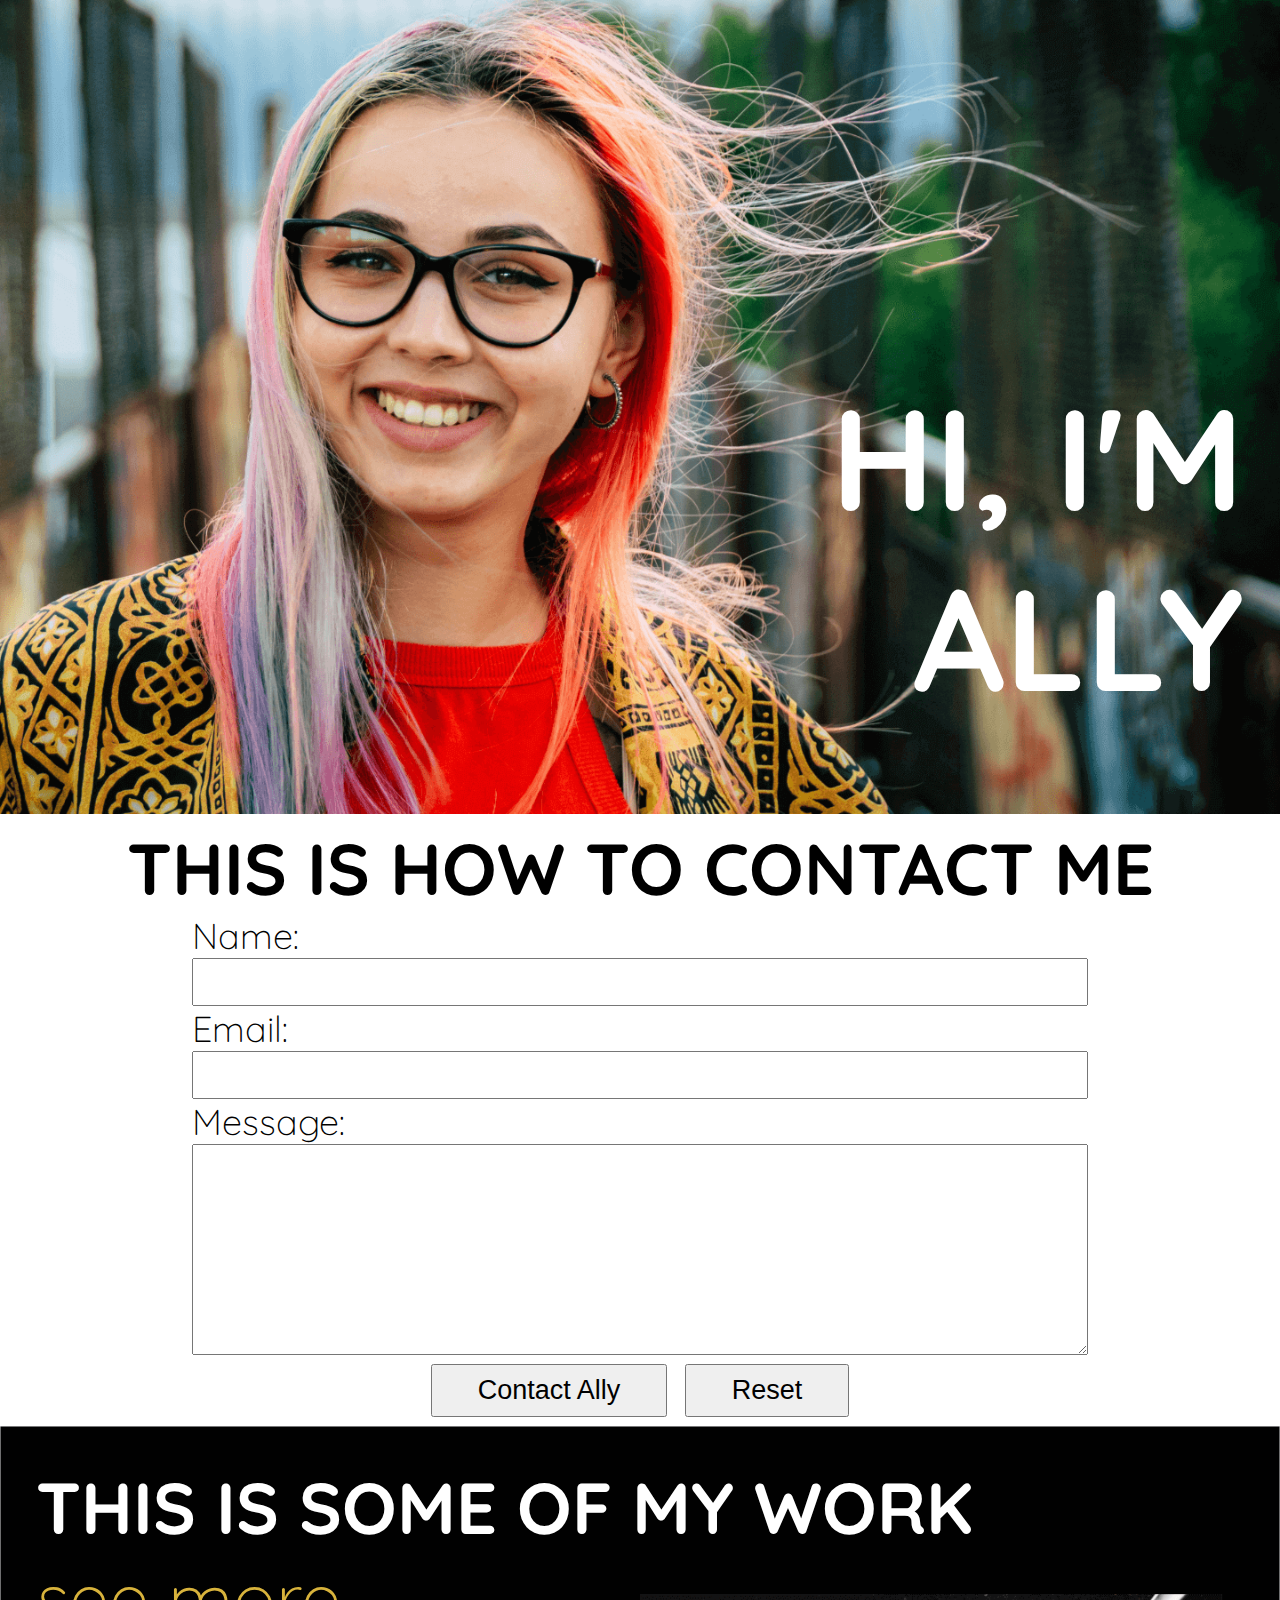
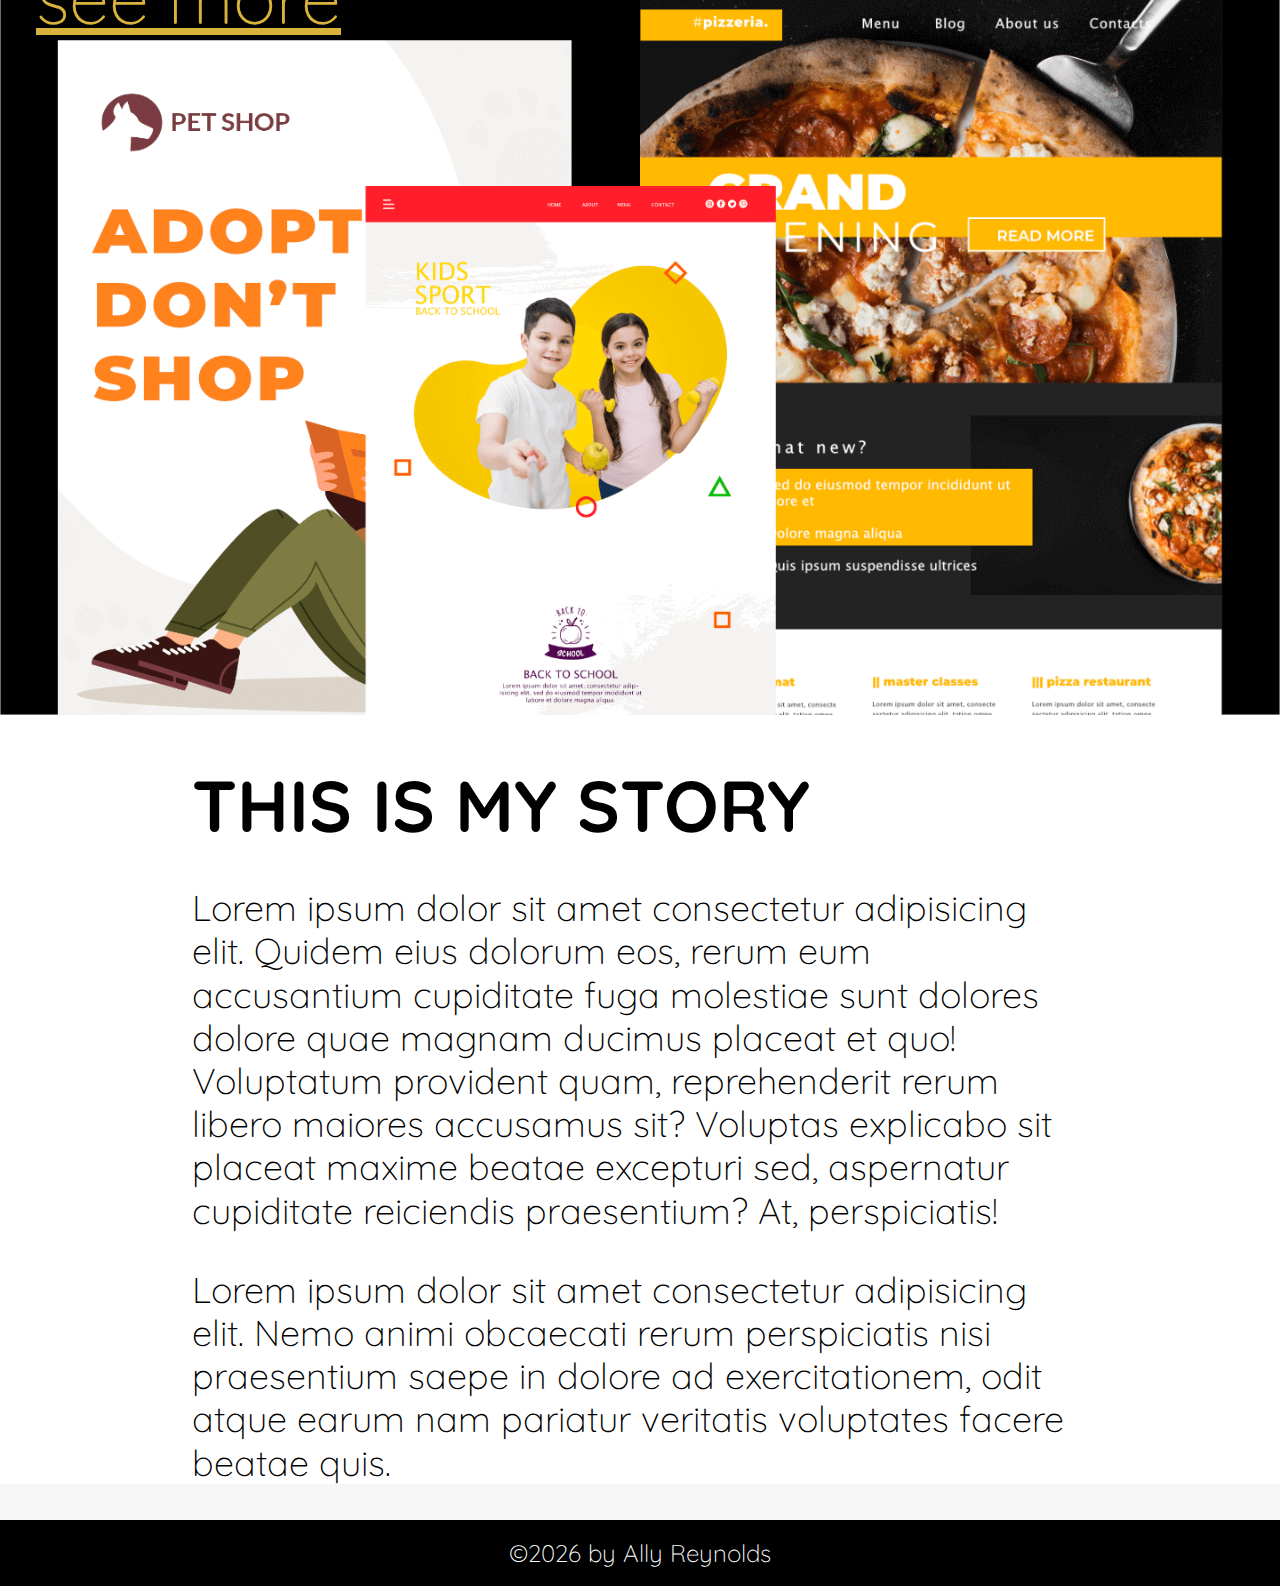
<file: index.html>
<!DOCTYPE html>
<html lang="en">

<head>
   <meta charset="UTF-8">
   <meta name="viewport" content="width=device-width, initial-scale=1.0">

   <title>Ally's Portfolio</title>
   <meta name="description" content="The portfolio page for Ally Reynolds, including samples and contact information.">
   <meta property="og:title" content="Ally Reynolds' Portfolio">
   <meta property="og:description"
      content="The portfolio page for Ally Reynolds, including samples and contact information.">

   <meta property="og:url" content="https://sampleportfolio.azurewebsites.net">
   <link rel="canonical" href="https://sampleportfolio.azurewebsites.net">

   <meta property="og:image" content="https://sampleportfolio.azurewebsites.net/img/ally.png">
   <meta property="og:image:alt" content="A amilling Ally Reynolds.">

   <meta property="og:local" content="en-US">
   <meta property="og:type" content="website">
   <meta property="twitter:card" content="summary_large_image">

   <link rel="shortcut icon" href="favicon.ico">
   <link rel="favicon" href="favicon.ico">
   <link rel="stylesheet" href="css/site.css">
</head>

<body>
   <main>
      <div class="hero">
         <h1>Hi, I'm <br> Ally</h1>
         <img src="img/Ally2.png" alt="A picture of me smiling.">
      </div>
      <div id="contact-me">
         <h2>This is how to contact me</h2>
         <form id="contact-form" action="" method="POST">
            <label for="name">Name: </label>
            <input type="text" name="name" id="name" required>
            <label for="email">Email: </label>
            <input type="email" name="email" id="email" required>
            <label for="message">Message: </label>
            <textarea name="message" id="message" rows="5" required></textarea>
            <div>
               <button type="submit">Contact Ally</button>
               <button type="reset">Reset</button>
            </div>
         </form>
      </div>
      <div id="portfolio-section">
         <div>
            <h2>This is some of my work</h2>
            <a href="portfolio.html">see more</a>
         </div>
         <img src="img/LandingPageCollage.png" alt="My portfolio collage, including images
         of my adoption campaign, restaurant site, and kids sports site">
      </div>
      <div id="my-story">
         <h2>This is my story</h2>
         <p>
            Lorem ipsum dolor sit amet consectetur adipisicing elit. Quidem eius dolorum eos, rerum eum accusantium
            cupiditate fuga molestiae sunt dolores dolore quae magnam ducimus placeat et quo! Voluptatum provident quam,
            reprehenderit rerum libero maiores accusamus sit? Voluptas explicabo sit placeat maxime beatae excepturi
            sed, aspernatur cupiditate reiciendis praesentium? At, perspiciatis!
         </p>
         <p>
            Lorem ipsum dolor sit amet consectetur adipisicing elit. Nemo animi obcaecati rerum perspiciatis nisi
            praesentium saepe in dolore ad exercitationem, odit atque earum nam pariatur veritatis voluptates facere
            beatae quis.
         </p>
      </div>
   </main>

   <footer>
      &copy;<span id="copyrightYear"></span> by Ally Reynolds
   </footer>
   <script src="js/app.js"></script>
   <script>
      app.homepage();
   </script>
</body>

</html>
</file>
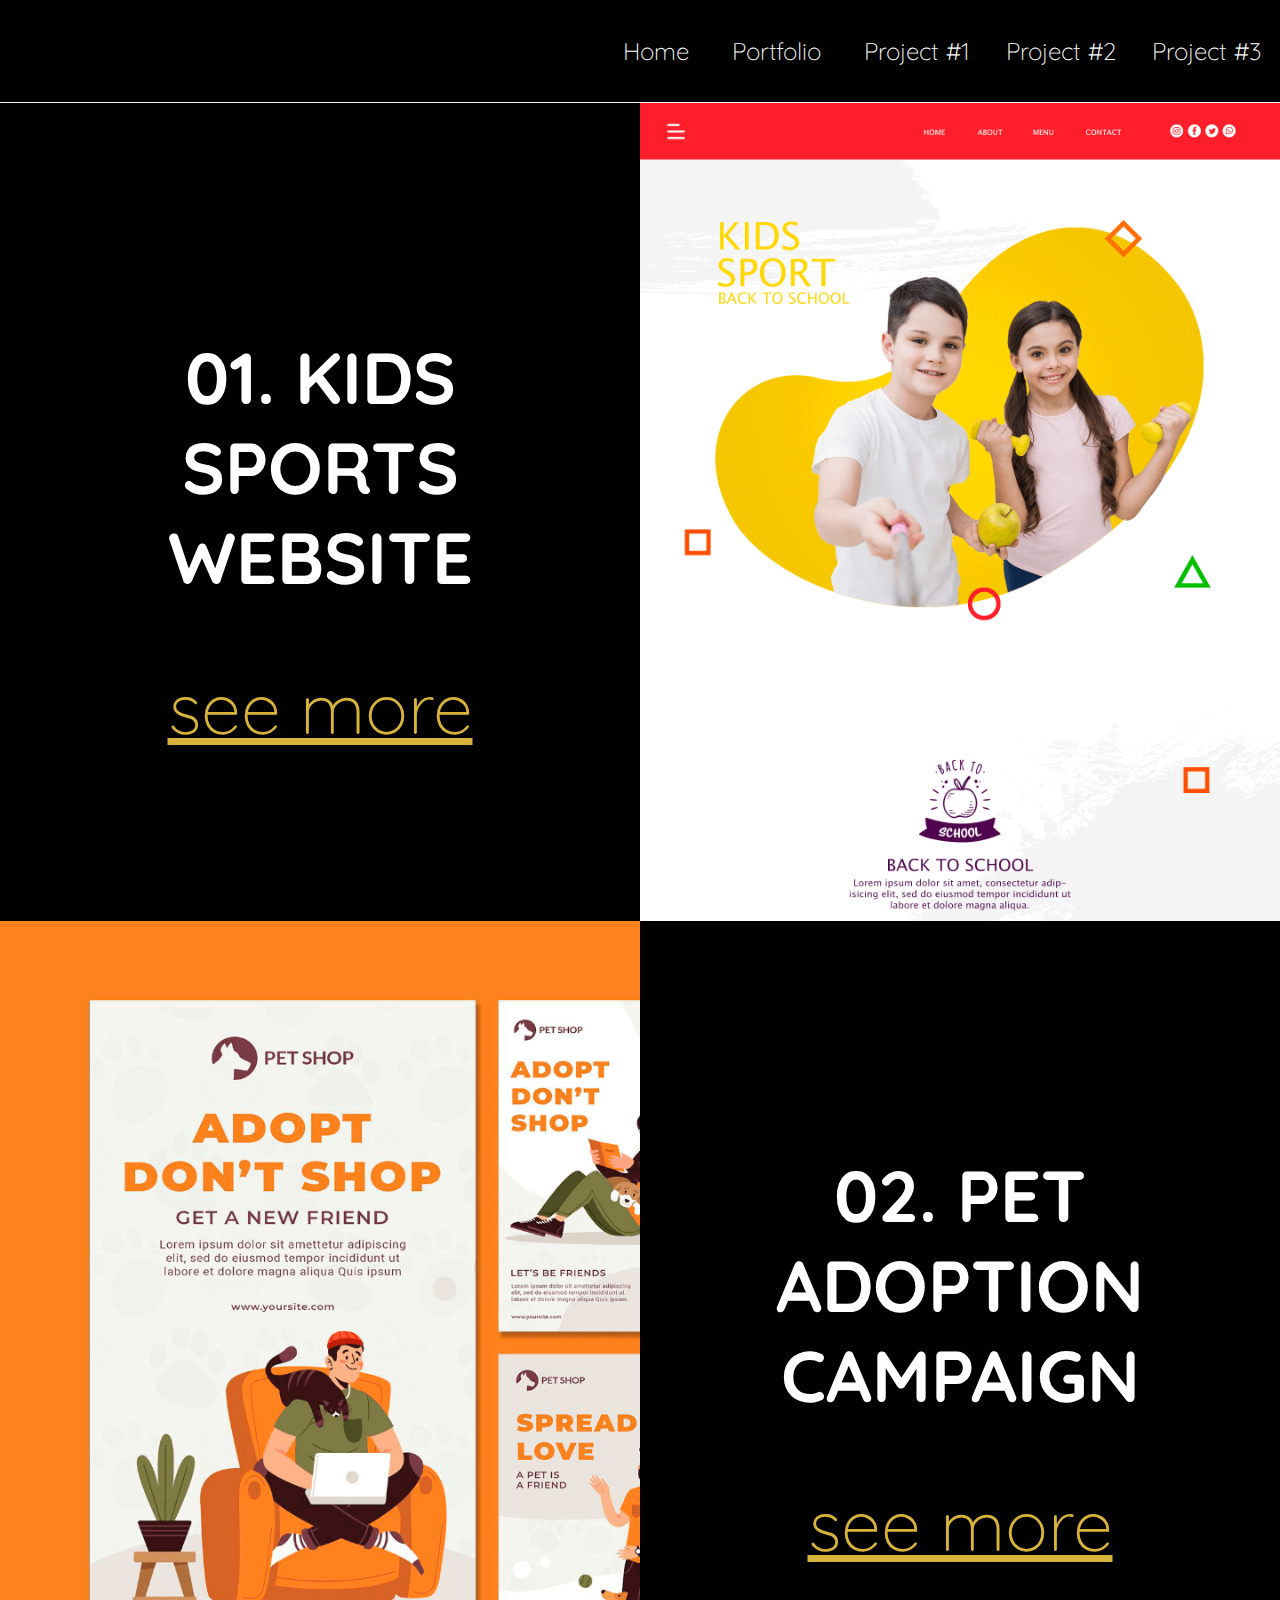
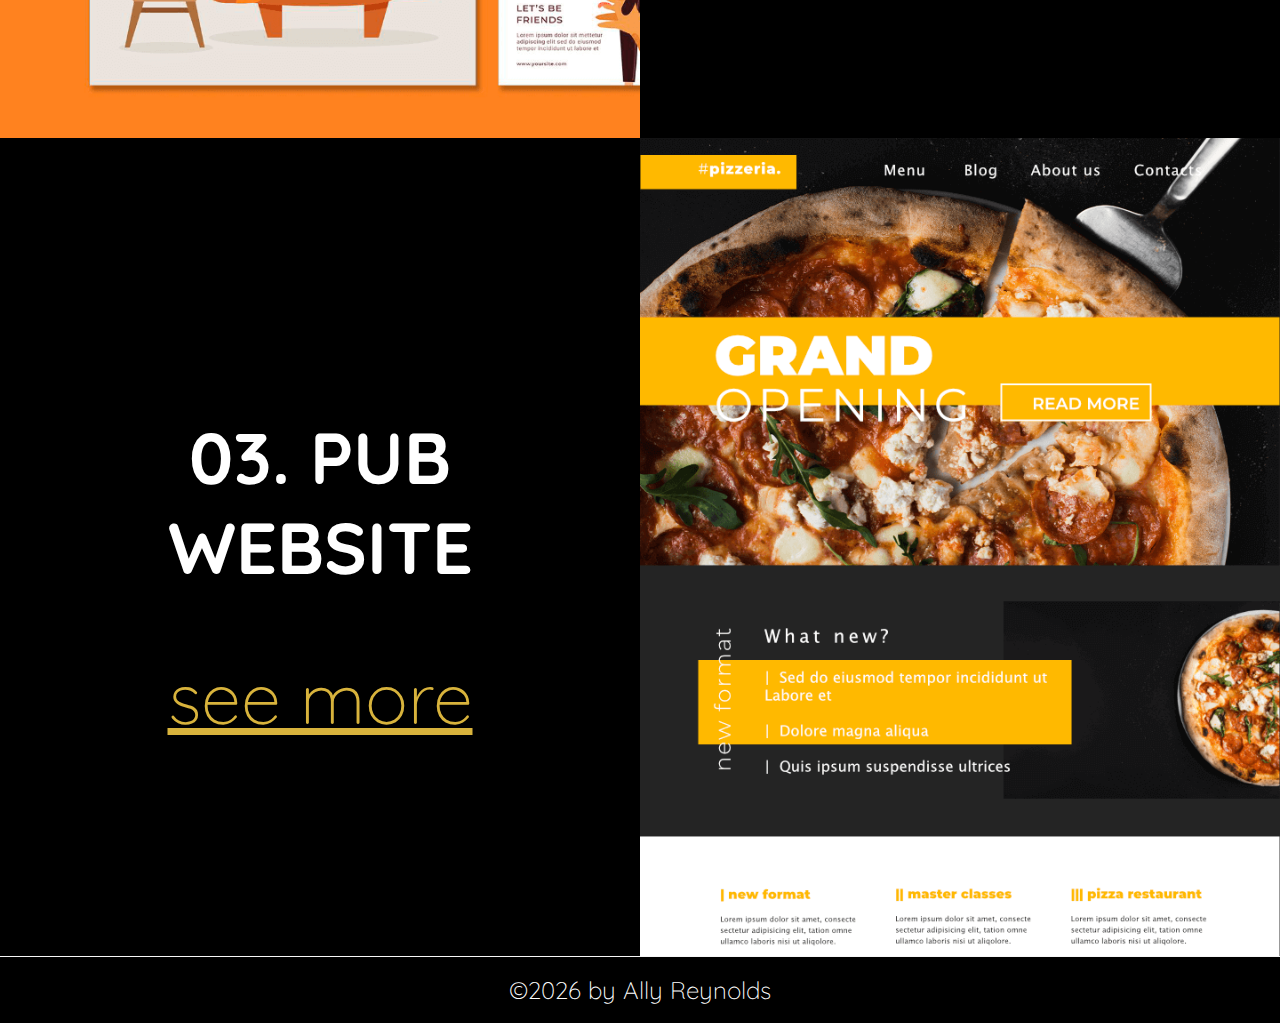
<file: portfolio.html>
<!DOCTYPE html>
<html lang="en">

<head>
   <meta charset="UTF-8">
   <meta name="viewport" content="width=device-width, initial-scale=1.0">

   <title>Portfolio Overview - Ally Reynolds</title>
   <meta name="description" content="The samples page in Ally Reynolds' portfolio, including her print and web work.">
   <meta property="og:title" content="Ally Reynolds' Portfolio">
   <meta property="og:description"
      content="The samples page in Ally Reynolds' portfolio, including her print and web work.">

   <meta property="og:url" content="https://sampleportfolio.azurewebsites.net/portfolio.html">
   <link rel="canonical" href="https://sampleportfolio.azurewebsites.net/portfolio.html">

   <meta property="og:image" content="https://sampleportfolio.azurewebsites.net/img/ally.png">
   <meta property="og:image:alt" content="A amilling Ally Reynolds.">

   <meta property="og:local" content="en-US">
   <meta property="og:type" content="website">
   <meta property="twitter:card" content="summary_large_image">

   <link rel="shortcut icon" href="favicon.ico">
   <link rel="favicon" href="favicon.ico">
   <link rel="stylesheet" href="css/site.css">
</head>

<body>
   <header>
      <nav>
         <ul>
            <li><a href="index.html">Home</a></li>
            <li><a href="portfolio.html">Portfolio</a></li>
            <li class="work-item-nav"><a href="workitem.html?item=1">Item #1</a></li>
            <li class="work-item-nav"><a href="workitem.html?item=2">Item #2</a></li>
            <li class="work-item-nav"><a href="workitem.html?item=3">Item #3</a></li>
         </ul>
      </nav>
   </header>
   <main id="portfolio-main">
      <div class="highlight">
         <div>
            <h2>01. Kids<br>Sports<br>Website</h2>
            <a href="workitem.html?item=1">see more</a>
         </div>
         <img src="img/KidsSportsWebsite.png"
            alt="Shows off a website for kids sports that have two kids playing on the front.">
      </div>
      <div class="highlight invert">
         <div>
            <h2>02. Pet<br>Adoption<br>Campaign</h2>
            <a href="workitem.html?item=2">see more</a>
         </div>
         <img src="img/PetAdoptionCampaign.png"
            alt="Shows off print peices asking people to adoppt pets insted of shopping for them.">
      </div>
      <div class="highlight">
         <div>
            <h2>03. Pub<br>Website</h2>
            <a href="workitem.html?item=3">see more</a>
         </div>
         <img src="img/PubWebsite.png"
            alt="Shows off a website for a pub. The page has pictures of pizza and pizza-making.">
      </div>
   </main>

   <footer>
      &copy;<span id="copyrightYear"></span> by Ally Reynolds
   </footer>
   <script src="js/app.js"></script>
   <script>
      app.portfolio();
   </script>
</body>

</html>
</file>
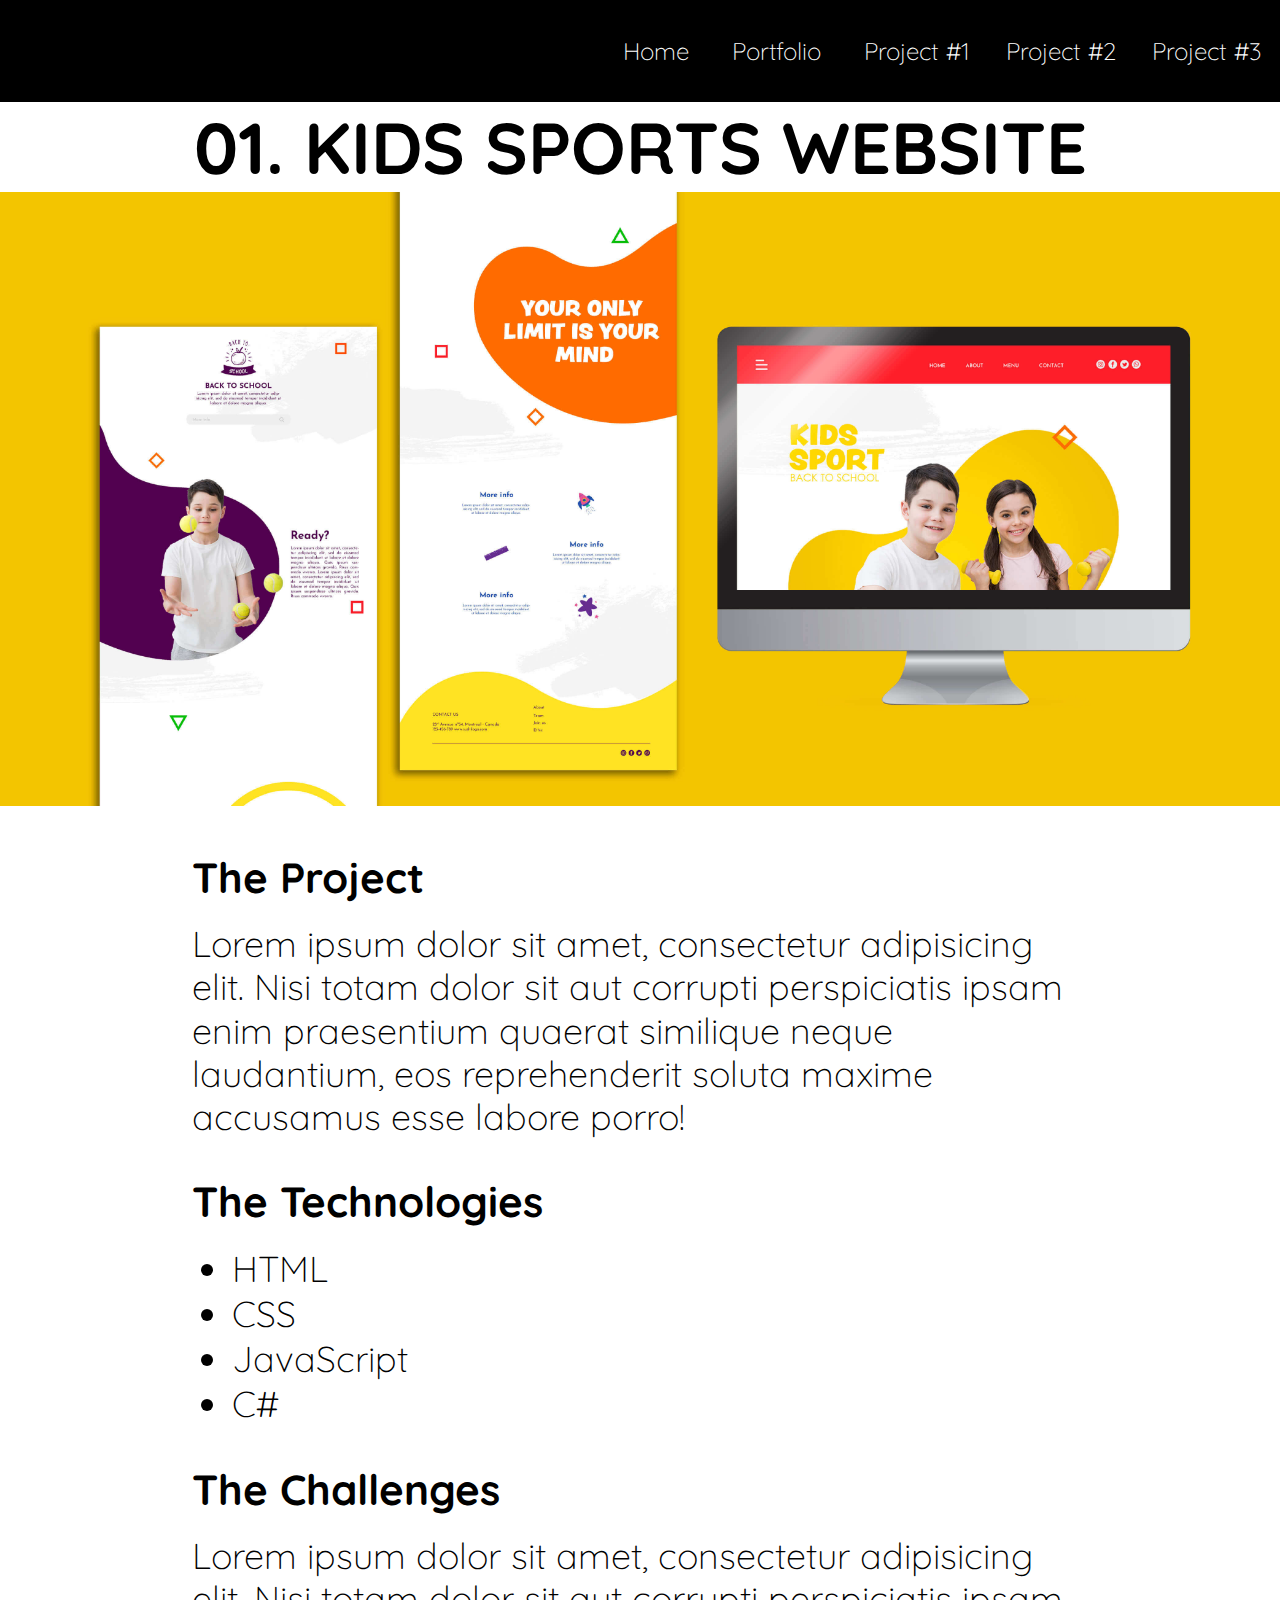
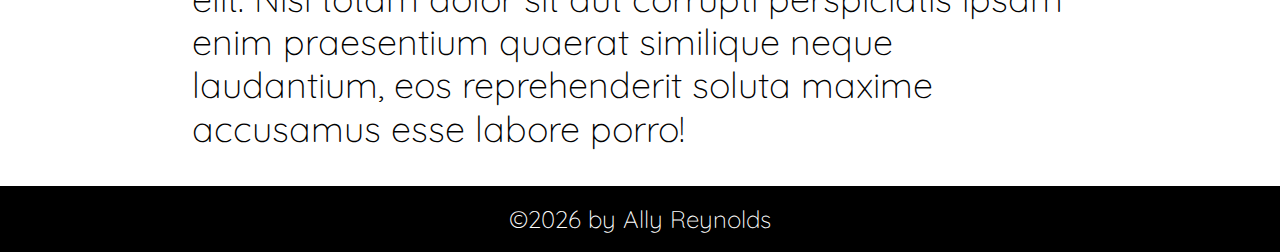
<file: workitem.html>
<!DOCTYPE html>
<html lang="en">

<head>
   <meta charset="UTF-8">
   <meta name="viewport" content="width=device-width, initial-scale=1.0">

   <title>Portfolio Overview - Ally Reynolds</title>
   <meta name="description" content="An individual sample of Ally Reynolds' portfolio of recent work.">
   <meta property="og:title" content="Ally Reynolds' Portfolio">
   <meta property="og:description" content="An individual sample of Ally Reynolds' portfolio of recent work.">

   <meta property="og:url" content="https://sampleportfolio.azurewebsites.net/workitem.html">
   <link rel="canonical" href="https://sampleportfolio.azurewebsites.net/workitem.html">

   <meta property="og:image" content="https://sampleportfolio.azurewebsites.net/img/ally.png">
   <meta property="og:image:alt" content="A amilling Ally Reynolds.">

   <meta property="og:local" content="en-US">
   <meta property="og:type" content="website">
   <meta property="twitter:card" content="summary_large_image">

   <link rel="shortcut icon" href="favicon.ico">
   <link rel="favicon" href="favicon.ico">
   <link rel="stylesheet" href="css/site.css">
</head>

<body>
   <header>
      <nav>
         <ul>
            <li><a href="index.html">Home</a></li>
            <li><a href="portfolio.html">Portfolio</a></li>
            <li class="work-item-nav"><a href="workitem.html?item=1">Item #1</a></li>
            <li class="work-item-nav"><a href="workitem.html?item=2">Item #2</a></li>
            <li class="work-item-nav"><a href="workitem.html?item=3">Item #3</a></li>
         </ul>
      </nav>
   </header>
   <main>
      <h2 id="work-item-header">01. Kids sports website</h2>
      <img id="work-item-image" src="img/KidsSportsWebsiteFull.jpg" alt="">
      <div id="project-text" class="work-item-text">
         <h3>The Project</h3>
         <p>
            Lorem ipsum dolor sit amet, consectetur adipisicing elit. Nisi totam dolor sit aut corrupti perspiciatis
            ipsam enim praesentium quaerat similique neque laudantium, eos reprehenderit soluta maxime accusamus esse
            labore porro!
         </p>
      </div>
      <div id="technologies-text" class="work-item-text">
         <h3>The Technologies</h3>
         <ul>
            <li>HTML</li>
            <li>CSS</li>
            <li>JavaScript</li>
            <li>C#</li>
         </ul>
      </div>
      <div id="challenges-text" class="work-item-text">
         <h3>The Challenges</h3>
         <p>
            Lorem ipsum dolor sit amet, consectetur adipisicing elit. Nisi totam dolor sit aut corrupti perspiciatis
            ipsam enim praesentium quaerat similique neque laudantium, eos reprehenderit soluta maxime accusamus esse
            labore porro!
         </p>
      </div>
   </main>

   <footer>
      &copy;<span id="copyrightYear"></span> by Ally Reynolds
   </footer>
   <script src="js/app.js"></script>
   <script>
      app.workitem();
   </script>
</body>

</html>
</file>
<file: css/site.css>
@import url('https://fonts.googleapis.com/css2?family=Quicksand:wght@300;700&display=swap');

html {
   font-family: 'Quicksand', sans-serif;
   font-weight: 300;
   font-size: 36px;
}

body {
   max-width: 1440px;
   margin: auto;
   background-color: rgba(0, 0, 0, .034);
}

main {
   background-color: #fff;
}

h1 {
   font-weight: 700;
   color: white;
   font-size: 4rem;
   text-transform: uppercase;
   text-align: right;
}

h2 {
   font-weight: 700;
   color: black;
   font-size: 2rem;
   text-transform: uppercase;
}

nav ul {
   margin: 0;
}

nav ul li {
   list-style: none;
   display: inline-block;
   padding: 0.5rem;
}

nav ul li a {
   color: white;
   text-decoration: none;
}

p {
   line-height: 1.2rem;
}

form {
   padding: 0 15%;
   display: grid;
   grid-template-columns: auto;
}

form > div {
   display: flex;
   justify-content: center;
}

input, textarea {
   font-size: 1rem;
}

button {
   font-size: 0.75rem;
   padding: 0.25rem 5%;
   margin: 0.25rem;
}

header {
   background-color: black;
   color: white;
   font-size: .67rem;
   text-align: right;
   padding: 0.5rem 0 0.5rem 0;
}

#portfolio-main {
   margin: .025rem 0;
}

footer {
   background-color: black;
   color: white;
   font-size: .67rem;
   text-align: center;
   padding: 0.5rem 0 0.5rem 0;
}

.hero {
   position: relative;
}

.hero img {
   width: 100%;

}

.hero h1 {
   position: absolute;
   bottom: 0;
   right: 1rem;
}

#contact-me h2 {
   margin: 0;
   text-align: center;
}

#portfolio-section {
   position: relative;
}

#portfolio-section img {
   width: 100%;
}

#portfolio-section > div {
   position: absolute;
   left: 1rem;
   top: 1rem;
}

#portfolio-section > div > h2 {
   color: white;
   margin: 0;
}

#portfolio-section > div > a {
   color: #d8b33c;
   font-size: 2rem;
   margin: 0;
}

#my-story {
   padding: 0 15% 0 15%;
}

#my-story h2 {
   margin: 1rem 0;
}

.highlight h2{
   color: #fff;
}

.highlight a {
   color: #d8b33c;
   font-size: 2rem;
}

.highlight {
   display: flex;
   align-items: center;
   text-align: center;
   background-color: #000;
}

.highlight.invert {
   flex-direction: row-reverse;
}

.highlight > div{
   flex-grow: 1;
}

.highlight  > img{
   max-width: 50%;
}

#work-item-header {
   margin: 0;
   text-align: center;
}

#work-item-image {
   width: 100%;
   margin-bottom: 1rem;
}

.work-item-text {
   padding: .01rem 15%;
}

.work-item-text h3 {
   margin-top: 0;
   margin-bottom: 0.5rem;
}

.work-item-text p,
.work-item-text ul {
   margin-top: 0;
}

@media screen and (max-width:600px) {
   html {
      font-size: 16PX;
   }

   h1 {
      font-size: 3rem;
   }
   
   h2 {
      font-size: 1.5rem;
   }

   #portfolio-section > div > a {
      font-size: 1rem;
   }

   .highlight a {
      font-size: 1.5rem;
   }

}

@media screen and (min-width:601px) and (max-width: 767px) {
   
   html {
      font-size: 24PX;
   }

   h1 {
      font-size: 3rem;
   }
   
   h2 {
      font-size: 1.5rem;
   }

   #portfolio-section > div > a {
      font-size: 1rem;
   }

   .highlight a {
      font-size: 1.5rem;
   }
}

@media screen and (min-width:768px) and (max-width: 991px) {
   html {
      font-size: 24PX;
   }

   h1 {
      font-size: 3rem;
   }
   
   h2 {
      font-size: 1.5rem;
   }

   #portfolio-section > div > a {
      font-size: 1.5rem;
   }

   .highlight a {
      font-size: 1.5rem;
   }
}

@media screen and (min-width:992px) and (max-width: 1199px) {
   html {
      font-size: 24PX;
   }

   h1 {
      font-size: 5rem;
   }
   
   h2 {
      font-size: 2rem;
   }

   #portfolio-section > div > a {
      font-size: 2rem;
   }

   .highlight a {
      font-size: 2rem;
   }
}
@media screen and (min-width: 1200px) {
   
}

@media print {
   *,
   *::before,
   *::after {
      background: #fff;
      color: #000;
      box-shadow: none !important;
      text-shadow: none !important;
      
   }
   @page {
      margin: 1in;
      size: letter portrait;

   }

   html {
      font-size: 16px;
   }

   h1 {
      font-size: 2rem;
   }

   h2 {
      font-size: 2rem;
   }
   
   a {
      text-decoration: none;
   }

   a[href]::after {
      content: "(" attr(href) ")";
   }

   header, footer {
      display: none;
   }

   #work-item-image {
      width: auto;
      max-height: 350px;
   }
}
</file>
